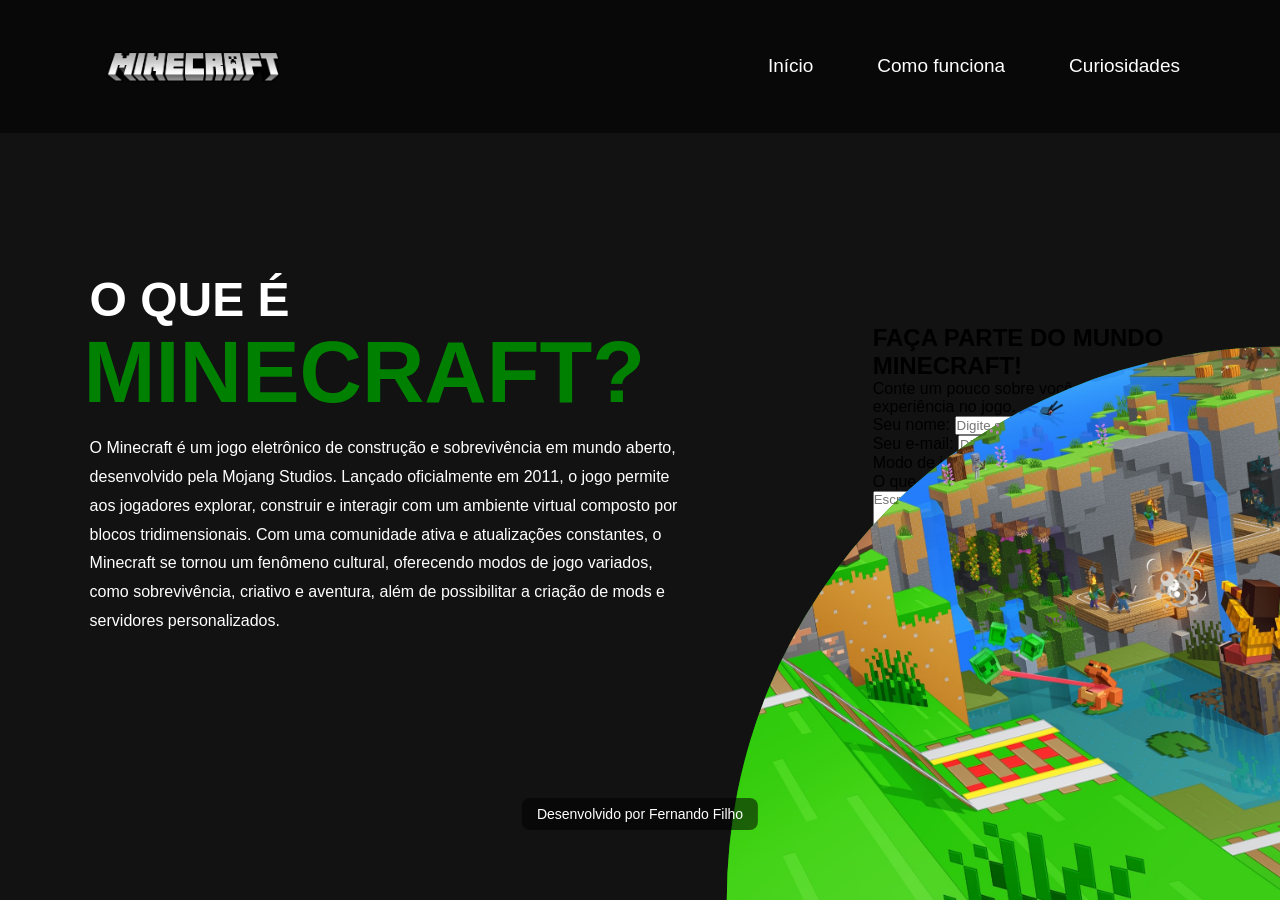
<file: index.html>
<!DOCTYPE html>
<html lang="pt-BR">
<head>
    <meta charset="UTF-8">
    <meta name="viewport" content="width=device-width, initial-scale=1.0">
    <title>Minecraft - O Jogo</title>
    <link rel="stylesheet" href="style.css">
</head>

<body>
    <section class="pagina-formulario">

        <div class="circle"></div>

        <header>
            <a href="index.html">
                <img src="img/logoMine.png" alt="Logo Minecraft" class="logo">
            </a>

            <nav class="navegation">
                <ul>
                    <li><a href="index.html">Início</a></li>
                    <li><a href="como-funciona.html">Como funciona</a></li>
                    <li><a href="curiosidade.html">Curiosidades</a></li>
                </ul>
            </nav>
        </header>

        <div class="container">
            <div class="text">
                <h2>O QUE É<br><span>MINECRAFT?</span></h2>

                <p>
                    O Minecraft é um jogo eletrônico de construção e
                    sobrevivência em mundo aberto, desenvolvido pela
                    Mojang Studios. Lançado oficialmente em 2011, o jogo
                    permite aos jogadores explorar, construir e interagir
                    com um ambiente virtual composto por blocos
                    tridimensionais. Com uma comunidade ativa e
                    atualizações constantes, o Minecraft se tornou um
                    fenômeno cultural, oferecendo modos de jogo variados,
                    como sobrevivência, criativo e aventura, além de
                    possibilitar a criação de mods e servidores
                    personalizados.
                </p>
            </div>
        </div>

        <!-- FORMULÁRIO -->
        <div class="formulario">

            <h2>FAÇA PARTE DO MUNDO <span>MINECRAFT!</span></h2>

            <p>
                Conte um pouco sobre você e sua experiência no jogo.
            </p>

            <form action="#" method="post">

                <div class="campo">
                    <label for="nome">Seu nome:</label>
                    <input
                        type="text"
                        id="nome"
                        name="nome"
                        placeholder="Digite seu nome"
                        required
                    >
                </div>

                <div class="campo">
                    <label for="email">Seu e-mail:</label>
                    <input
                        type="email"
                        id="email"
                        name="email"
                        placeholder="Digite seu e-mail"
                        required
                    >
                </div>

                <div class="campo">
                    <label for="modo">Modo de jogo favorito:</label>

                    <select id="modo" name="modo" required>
                        <option value="">Selecione uma opção</option>
                        <option value="sobrevivencia">Sobrevivência</option>
                        <option value="criativo">Criativo</option>
                        <option value="aventura">Aventura</option>
                    </select>
                </div>

                <div class="campo">
                    <label for="mensagem">
                        O que você mais gosta no Minecraft?
                    </label>

                    <textarea
                        id="mensagem"
                        name="mensagem"
                        rows="4"
                        placeholder="Escreva sua resposta..."
                    ></textarea>
                </div>

                <button type="submit">Enviar respostas</button>

            </form>
        </div>

        <footer>
            <p>Desenvolvido por Fernando Filho</p>
        </footer>

    </section>
</body>
</html>
</file>
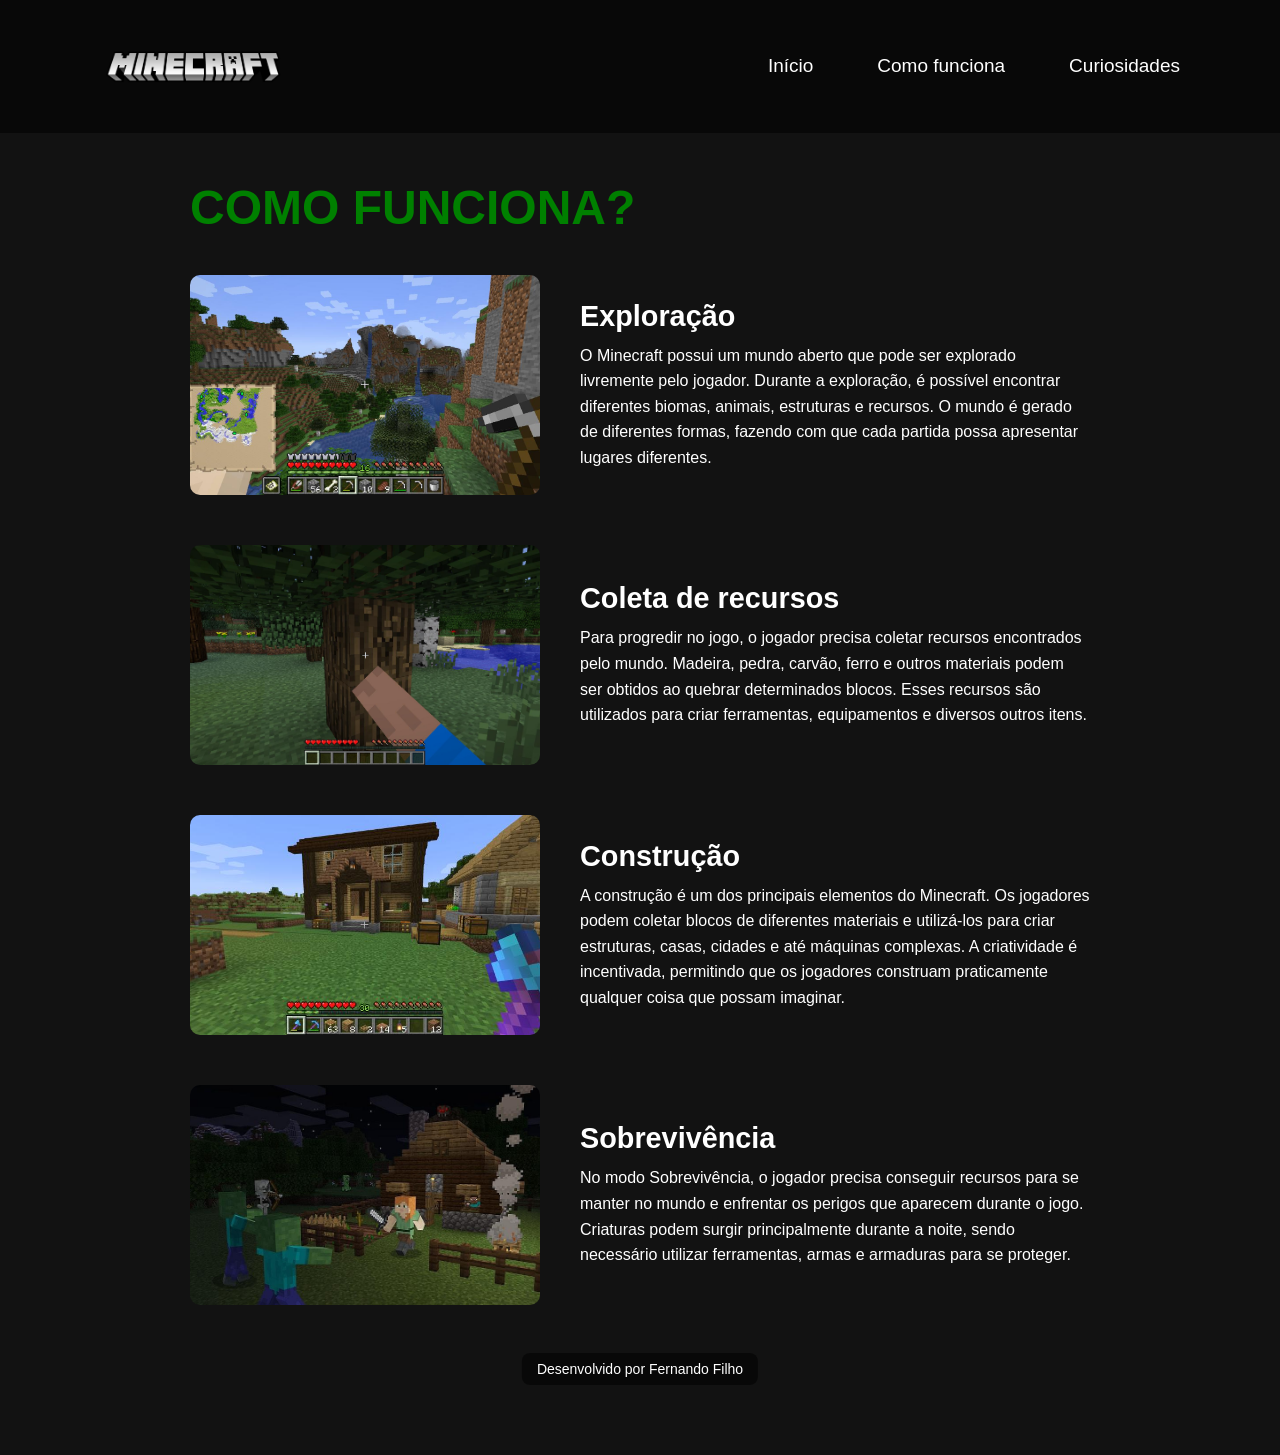
<file: como-funciona.html>
<!DOCTYPE html>
<html lang="pt-br">
<head>
    <meta charset="UTF-8">
    <meta name="viewport" content="width=device-width, initial-scale=1.0">
    <title>Minecraft - Como Funciona</title>
    <link rel="stylesheet" href="style.css">
</head>

<body>

    <section>

        <header>
            <a href="index.html">
                <img src="img/logoMine.png" alt="LogoMine" class="logo">
            </a>

            <nav class="navegation">
                <ul>
                    <li><a href="index.html">Início</a></li>
                    <li><a href="como-funciona.html">Como funciona</a></li>
                    <li><a href="curiosidade.html">Curiosidades</a></li>
                </ul>
            </nav>
        </header>

        <div class="pagina">

            <h1>COMO FUNCIONA?</h1>

            <div class="topico">

                <img src="img/Exploracao.png" alt="Exploração">

                <div>
                    <h2>Exploração</h2>

                    <p>
                        O Minecraft possui um mundo aberto que pode ser explorado
                        livremente pelo jogador. Durante a exploração, é possível
                        encontrar diferentes biomas, animais, estruturas e recursos.
                        O mundo é gerado de diferentes formas, fazendo com que cada
                        partida possa apresentar lugares diferentes.
                    </p>
                </div>

            </div>

            <div class="topico">

                <img src="img/coleta.png" alt="Coleta de recursos">

                <div>
                    <h2>Coleta de recursos</h2>

                    <p>
                        Para progredir no jogo, o jogador precisa coletar recursos
                        encontrados pelo mundo. Madeira, pedra, carvão, ferro e
                        outros materiais podem ser obtidos ao quebrar determinados
                        blocos. Esses recursos são utilizados para criar ferramentas,
                        equipamentos e diversos outros itens.
                    </p>
                </div>

            </div>

            <div class="topico">

                <img src="img/construcao.png" alt="Construção">

                <div>
                    <h2>Construção</h2>

                    <p>
                        A construção é um dos principais elementos do Minecraft. Os
                        jogadores podem coletar blocos de diferentes materiais e
                        utilizá-los para criar estruturas, casas, cidades e até
                        máquinas complexas. A criatividade é incentivada, permitindo
                        que os jogadores construam praticamente qualquer coisa que
                        possam imaginar.
                    </p>
                </div>

            </div>

            <div class="topico">

                <img src="img/sobrevivencia.png" alt="Sobrevivência">

                <div>
                    <h2>Sobrevivência</h2>

                    <p>
                        No modo Sobrevivência, o jogador precisa conseguir recursos
                        para se manter no mundo e enfrentar os perigos que aparecem
                        durante o jogo. Criaturas podem surgir principalmente durante
                        a noite, sendo necessário utilizar ferramentas, armas e
                        armaduras para se proteger.
                    </p>
                </div>

            </div>

        </div>

        <footer>
            <p>Desenvolvido por Fernando Filho</p>
        </footer>

    </section>

</body>
</html>
</file>
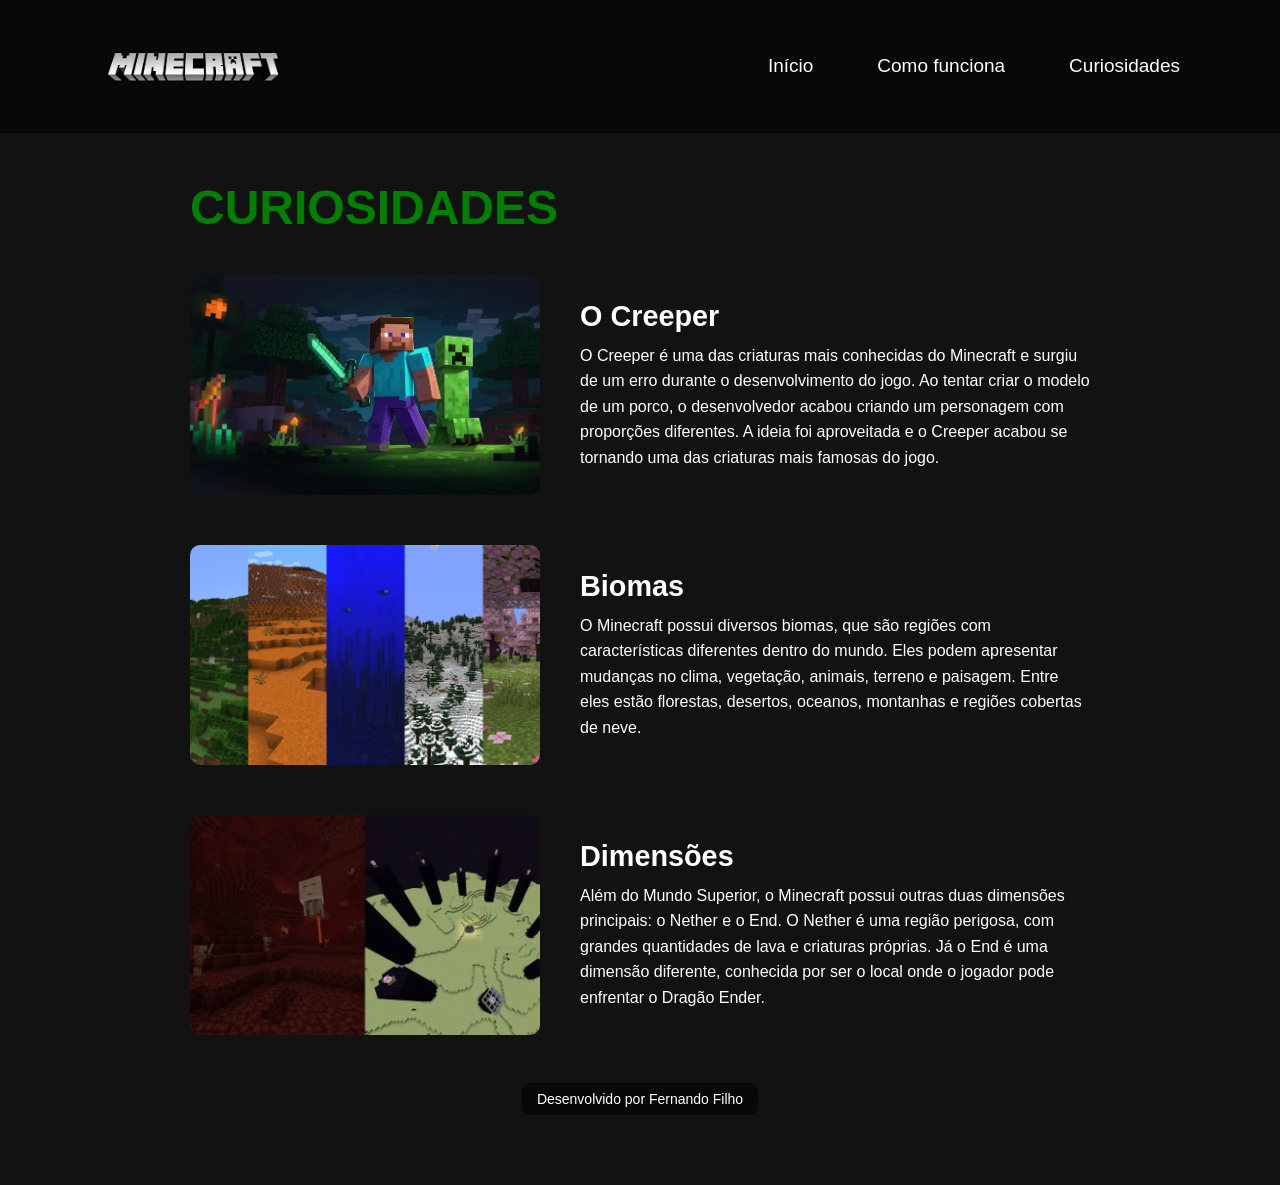
<file: curiosidade.html>
<!DOCTYPE html>
<html lang="pt-BR">
<head>
    <meta charset="UTF-8">
    <meta name="viewport" content="width=device-width, initial-scale=1.0">
    <title>Minecraft - Curiosidades</title>
    <link rel="stylesheet" href="style.css">
</head>

<body>

    <section>

        <header>
            <a href="index.html">
                <img src="img/logoMine.png" alt="Logo Minecraft" class="logo">
            </a>

            <nav class="navegation">
                <ul>
                    <li><a href="index.html">Início</a></li>
                    <li><a href="como-funciona.html">Como funciona</a></li>
                    <li><a href="curiosidade.html">Curiosidades</a></li>
                </ul>
            </nav>
        </header>

        <div class="pagina">

            <h1>CURIOSIDADES</h1>

            <div class="topico">

                <img src="img/creeper.png" alt="Creeper do Minecraft">

                <div>
                    <h2>O Creeper</h2>

                    <p>
                        O Creeper é uma das criaturas mais conhecidas do Minecraft
                        e surgiu de um erro durante o desenvolvimento do jogo.
                        Ao tentar criar o modelo de um porco, o desenvolvedor
                        acabou criando um personagem com proporções diferentes.
                        A ideia foi aproveitada e o Creeper acabou se tornando
                        uma das criaturas mais famosas do jogo.
                    </p>
                </div>

            </div>

            <div class="topico">

                <img src="img/biomaS.jpg" alt="Biomas do Minecraft">

                <div>
                    <h2>Biomas</h2>

                    <p>
                        O Minecraft possui diversos biomas, que são regiões com
                        características diferentes dentro do mundo. Eles podem
                        apresentar mudanças no clima, vegetação, animais, terreno
                        e paisagem. Entre eles estão florestas, desertos, oceanos,
                        montanhas e regiões cobertas de neve.
                    </p>
                </div>

            </div>

            <div class="topico">

                <img src="img/dimensoes.png" alt="Dimensões do Minecraft">

                <div>
                    <h2>Dimensões</h2>

                    <p>
                        Além do Mundo Superior, o Minecraft possui outras duas
                        dimensões principais: o Nether e o End. O Nether é uma
                        região perigosa, com grandes quantidades de lava e criaturas
                        próprias. Já o End é uma dimensão diferente, conhecida por
                        ser o local onde o jogador pode enfrentar o Dragão Ender.
                    </p>
                </div>

            </div>

        </div>

        <footer>
            <p>Desenvolvido por Fernando Filho</p>
        </footer>

    </section>

</body>
</html>
</file>
<file: style.css>
*{
    margin: 0;
    padding: 0;
    box-sizing: border-box;
    font-family: Arial, Helvetica, sans-serif;
}

section {
    width: 100%;
    min-height: 100vh;
    position: relative;
    padding: 100px 7%;
    background: #121212;
    display: flex;
    align-items: center;
    justify-content: space-between;
    overflow: hidden;
}

.circle{
    position: absolute;
    top: 0;
    left: 0;
    width: 100%;
    height: 100%;
    background-color: green;
    clip-path: circle(50% at bottom right);
    background-image: url(img/mine_fundo.jpg);
    background-size: cover;
    background-position: 60% 40%;
}

header {
    position: fixed;
    top: 0;
    left: 0;
    width: 100%;
    padding: 40px 100px;
    display: flex;
    justify-content: space-between;
    align-items: center;
    background-color: #080808;
    z-index: 10;
}

header .logo {
    position: relative;
    max-width: 190px;
    transition: 0.3s ease-in-out;
}

header .logo:hover{
    transform: scale(1.1);
}

header .navegation ul{
    position: relative;
    display: flex;
}

header .navegation li{
    list-style: none;
}

header .navegation li a{
    display: inline-block;
    margin-left: 5vw;
    text-decoration: none;
    color: #fff;
    font-size: 19px;
    font-weight: 500;
}

.container {
    position: relative;
    width: 100%;
    display: flex;
    align-items: center;
    justify-content: space-between;
} 

.container .text {
    position: relative;
    width: 100%;
    max-width: 600px;
    margin-right: 20px;
}

.container .text h2{
    color: #fff;
    font-size: clamp(2em, 4vw, 3em);
    line-height: 1.5em;
    margin-bottom: 12px;
    font-weight: 700;
}

.container .text h2 span{
    color: green;
    font-size: clamp(1.8em, 5vw, 2.5em);
    margin-left: -6px;
}

.container .text p{
    color: #fff;
    line-height: 1.8em;
}

ul li a:hover{
    color: green;
}

footer {
    display: flex;
    position: absolute;
    bottom: 20px;
    left: 50%;
    transform: translateX(-50%);
    color: #fff;
    font-size: 14px;
    justify-content: space-between;
    align-items: center;
    background-color: #00000088;
    padding: 8px 15px;
    border-radius: 8px;
    margin-bottom: 50px;
}

.pagina {
    position: relative;
    width: 100%;
    max-width: 900px;
    margin: 0 auto;
    color: white;
    padding-top: 80px;
}

.pagina h1 {
    color: green;
    font-size: 3em;
    margin-bottom: 40px;
}

.topico {
    display: flex;
    align-items: center;
    gap: 40px;
    margin-bottom: 50px;
}

.topico img {
    width: 350px;
    height: 220px;
    object-fit: cover;
    border-radius: 10px;
}

.topico div {
    flex: 1;
}

.topico h2 {
    color: white;
    font-size: 1.8em;
    margin-bottom: 10px;
}

.topico p {
    color: white;
    line-height: 1.6em;
    font-size: 16px;
}

@media (max-width: 768px) {

    section {
        min-height: 100vh;
        padding: 100px 20px 70px;
        align-items: flex-start;
    }

    .circle {
        clip-path: circle(55% at 50% 100%);
        background-position: center;
    }

    header {
        padding: 18px 20px;
    }

    header .logo {
        max-width: 110px;
    }

    header .navegation ul {
        gap: 15px;
    }

    header .navegation li a {
        margin-left: 0;
        font-size: 13px;
    }

    .container {
        display: block;
    }

    .container .text {
        width: 100%;
        max-width: 100%;
        margin: 0;
    }

    .container .text h2 {
        font-size: 1.8em;
        line-height: 1.3em;
    }

    .container .text h2 span {
        font-size: 1.7em;
    }

    .container .text p {
        font-size: 14px;
        line-height: 1.6em;
    }

    footer {
        bottom: 10px;
        font-size: 11px;
        margin-bottom: 0;
        padding: 7px 12px;
        white-space: nowrap;
    }

    .pagina {
        width: 100%;
        padding: 20px 15px 40px;
    }

    .pagina h1 {
        font-size: 2em;
        text-align: center;
        margin-bottom: 30px;
    }

    .topico {
        flex-direction: column;
        gap: 20px;
        margin-bottom: 50px;
        text-align: center;
    }

    .topico img {
        width: 100%;
        max-width: 350px;
        height: 200px;
        object-fit: cover;
    }

    .topico h2 {
        font-size: 1.5em;
    }

    .topico p {
        font-size: 14px;
        line-height: 1.6em;
    }
}
</file>
